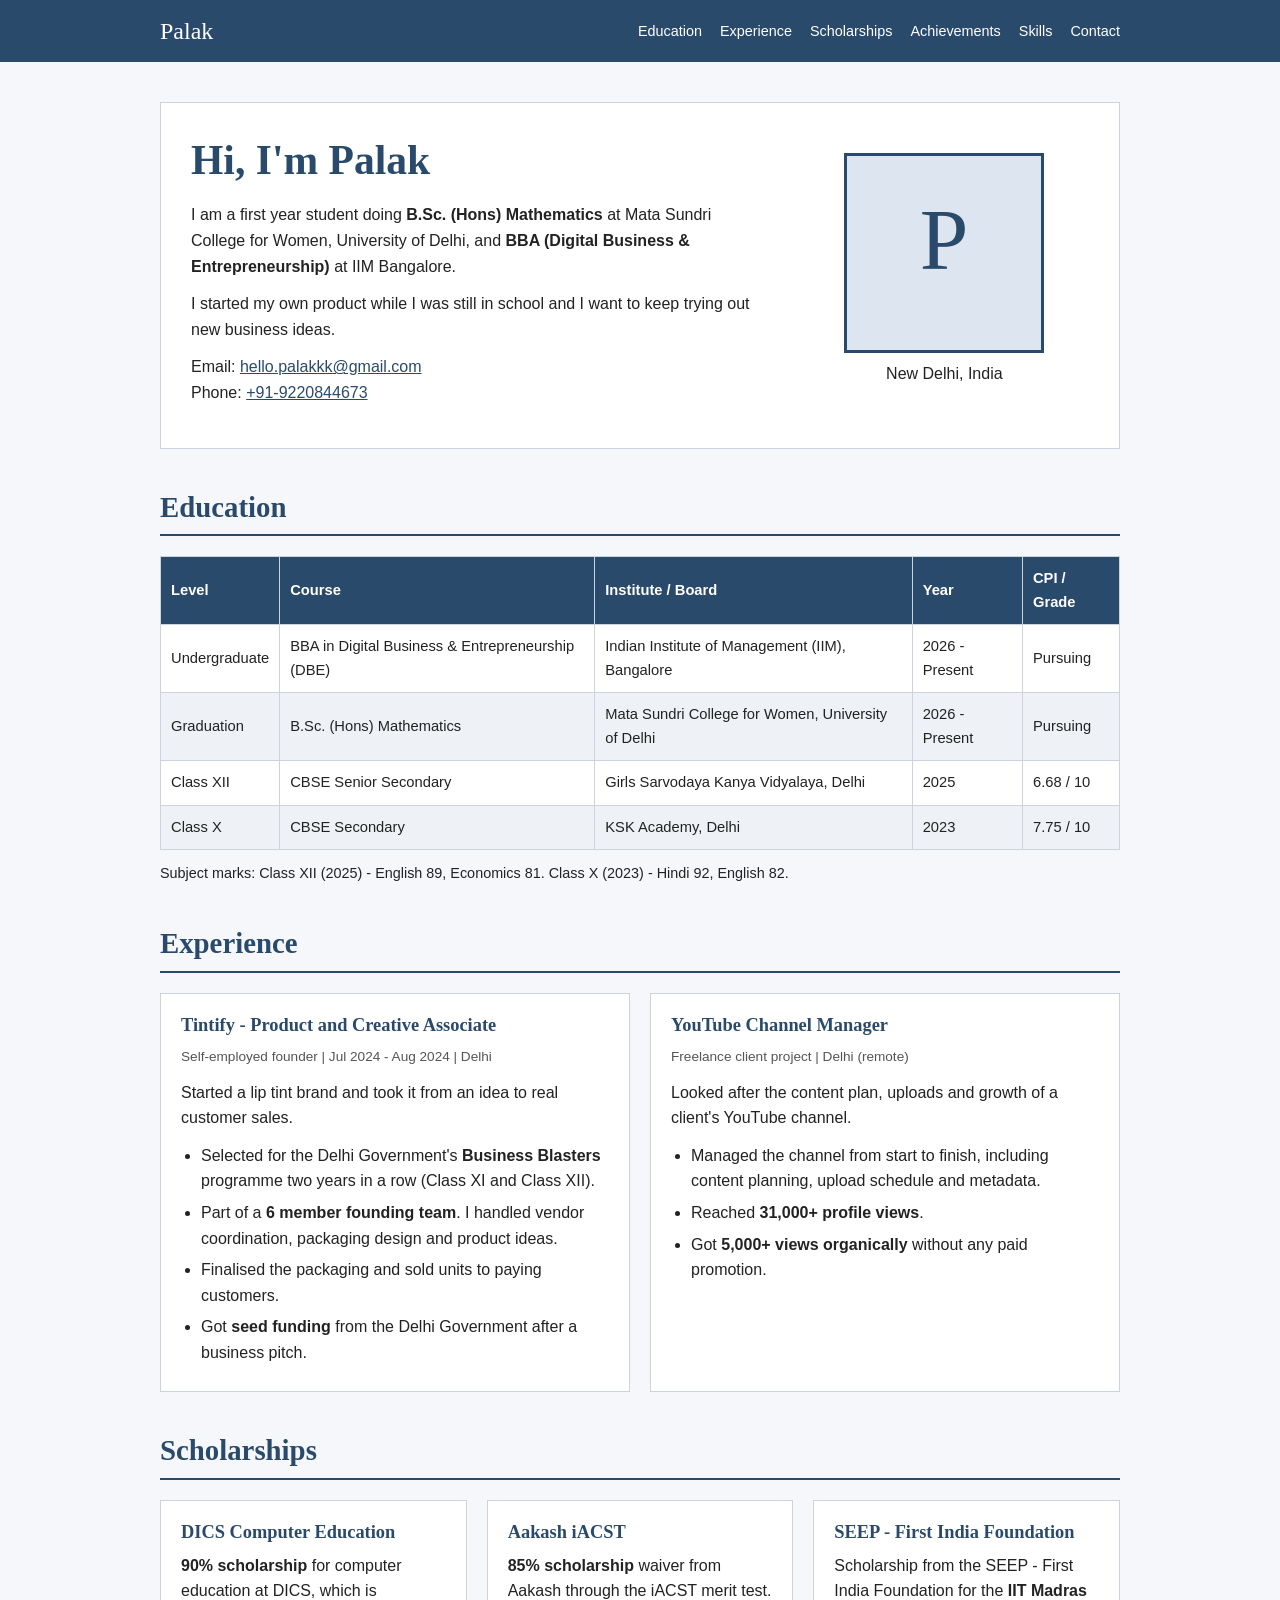
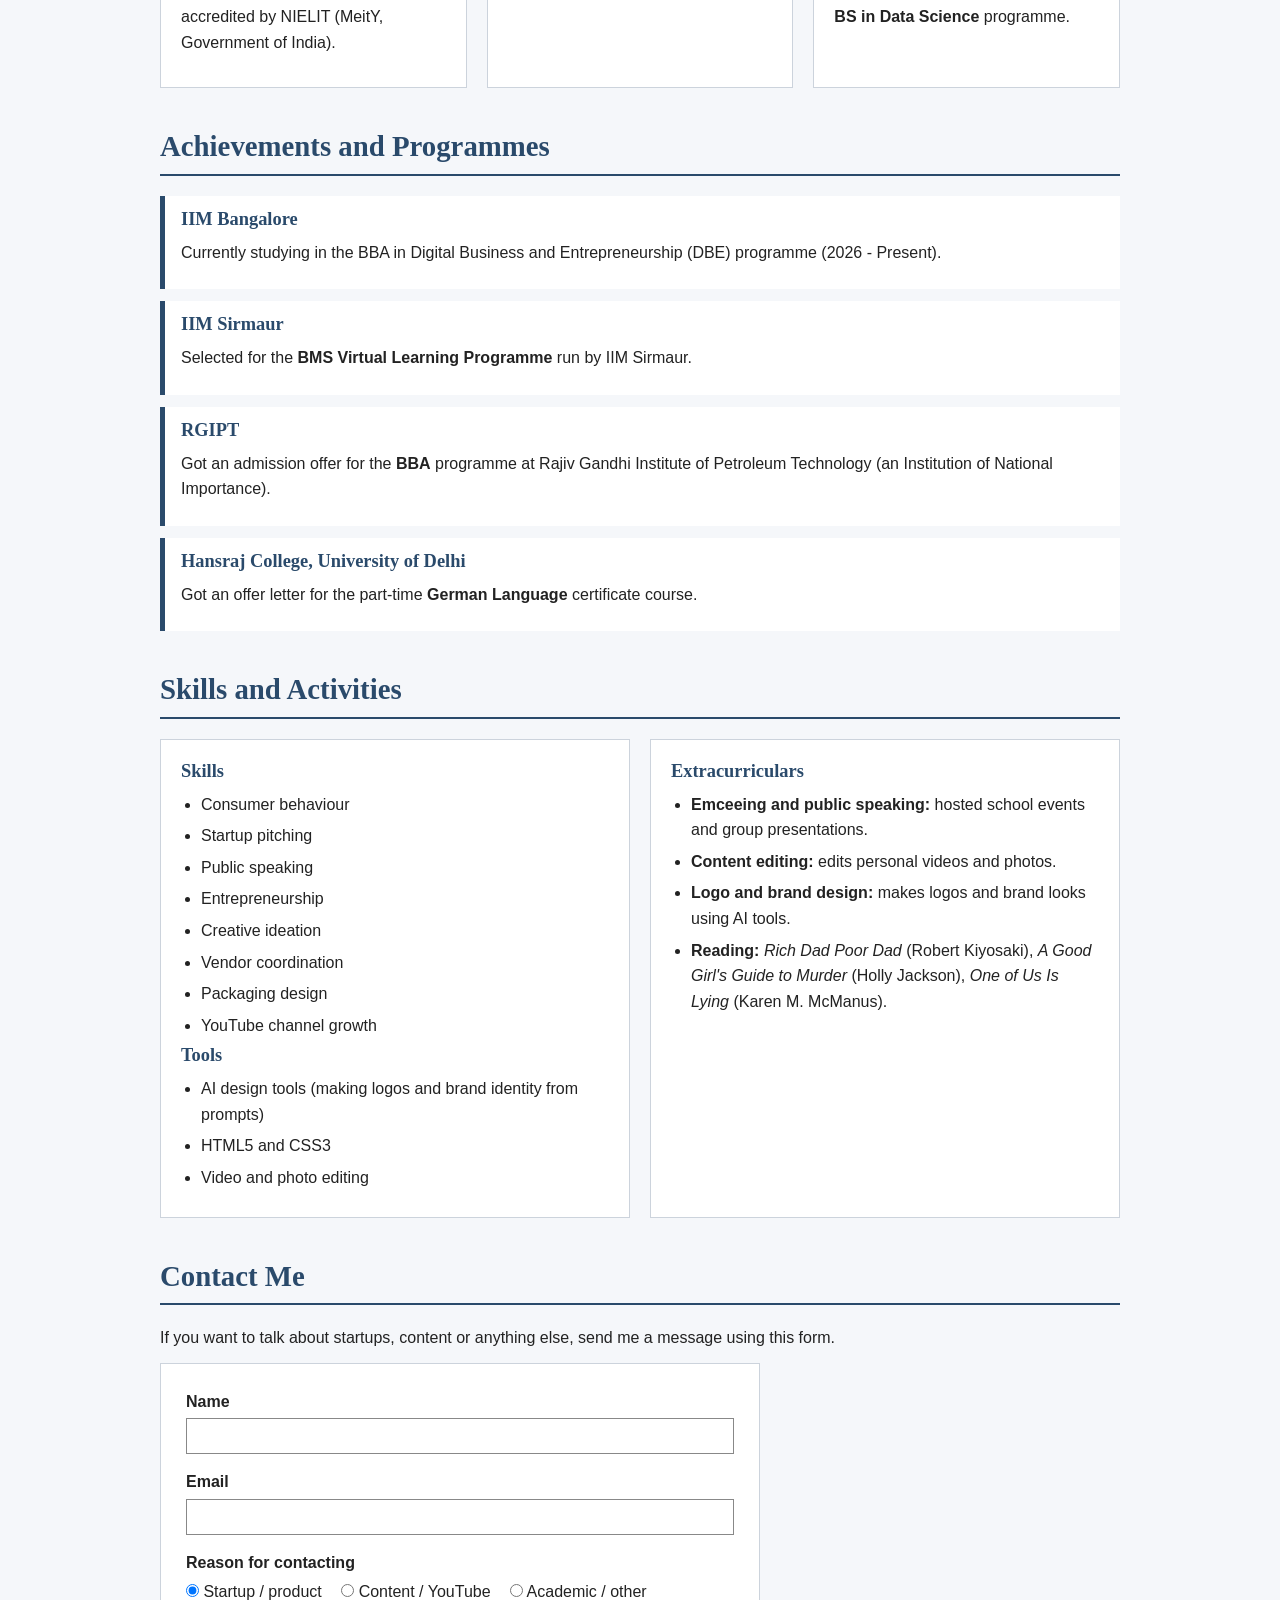
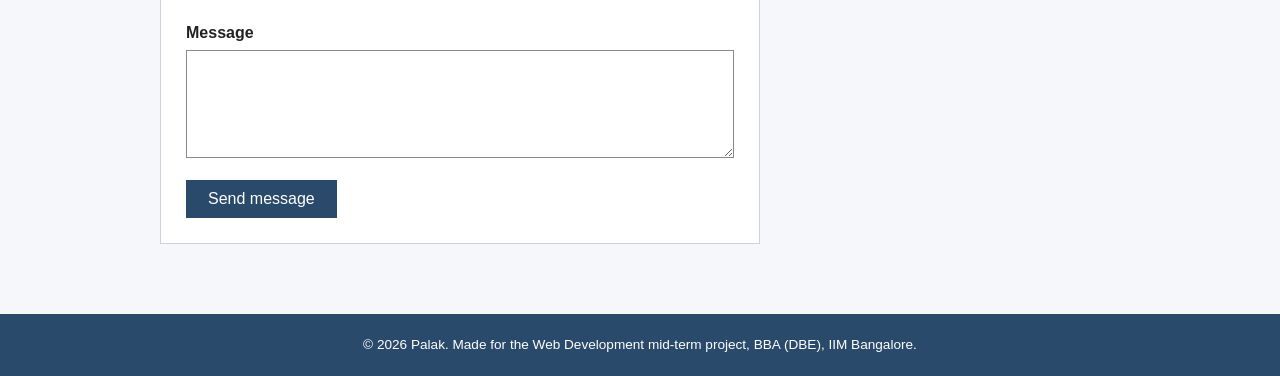
<file: index.html>
<!DOCTYPE html>
<html lang="en">
<head>
    <meta charset="UTF-8">
    <meta name="viewport" content="width=device-width, initial-scale=1.0">
    <title>Palak - Resume and Portfolio</title>
    <link rel="stylesheet" href="style.css">
</head>
<body>

    <!-- header with navigation -->
    <header>
        <nav>
            <a href="#top" class="logo">Palak</a>
            <ul>
                <li><a href="#education">Education</a></li>
                <li><a href="#experience">Experience</a></li>
                <li><a href="#scholarships">Scholarships</a></li>
                <li><a href="#achievements">Achievements</a></li>
                <li><a href="#skills">Skills</a></li>
                <li><a href="#contact">Contact</a></li>
            </ul>
        </nav>
    </header>

    <main id="top">

        <!-- intro section -->
        <section id="intro">
            <div class="intro-text">
                <h1>Hi, I'm Palak</h1>
                <p>
                    I am a first year student doing <strong>B.Sc. (Hons) Mathematics</strong> at Mata Sundri College for Women, University of Delhi, and
                    <strong>BBA (Digital Business &amp; Entrepreneurship)</strong> at IIM Bangalore.
                </p>
                <p>
                    I started my own product while I was still in school and I want to keep trying out new business ideas.
                </p>
                <p>
                    Email: <a href="mailto:hello.palakkk@gmail.com">hello.palakkk@gmail.com</a><br>
                    Phone: <a href="tel:+919220844673">+91-9220844673</a>
                </p>
            </div>
            <div class="intro-photo">
                <img src="data:image/svg+xml;utf8,<svg xmlns='http://www.w3.org/2000/svg' width='200' height='200'><rect width='200' height='200' fill='%23dde6f0'/><text x='50%' y='58%' text-anchor='middle' font-family='Georgia, serif' font-size='90' fill='%232a4a6b'>P</text></svg>"
                     alt="Profile picture of Palak" width="200" height="200">
                <p>New Delhi, India</p>
            </div>
        </section>

        <!-- education section -->
        <section id="education">
            <h2>Education</h2>
            <div class="table-wrap">
                <table>
                    <thead>
                        <tr>
                            <th>Level</th>
                            <th>Course</th>
                            <th>Institute / Board</th>
                            <th>Year</th>
                            <th>CPI / Grade</th>
                        </tr>
                    </thead>
                    <tbody>
                        <tr>
                            <td>Undergraduate</td>
                            <td>BBA in Digital Business &amp; Entrepreneurship (DBE)</td>
                            <td>Indian Institute of Management (IIM), Bangalore</td>
                            <td>2026 - Present</td>
                            <td>Pursuing</td>
                        </tr>
                        <tr>
                            <td>Graduation</td>
                            <td>B.Sc. (Hons) Mathematics</td>
                            <td>Mata Sundri College for Women, University of Delhi</td>
                            <td>2026 - Present</td>
                            <td>Pursuing</td>
                        </tr>
                        <tr>
                            <td>Class XII</td>
                            <td>CBSE Senior Secondary</td>
                            <td>Girls Sarvodaya Kanya Vidyalaya, Delhi</td>
                            <td>2025</td>
                            <td>6.68 / 10</td>
                        </tr>
                        <tr>
                            <td>Class X</td>
                            <td>CBSE Secondary</td>
                            <td>KSK Academy, Delhi</td>
                            <td>2023</td>
                            <td>7.75 / 10</td>
                        </tr>
                    </tbody>
                </table>
            </div>
            <p class="note">
                Subject marks: Class XII (2025) - English 89, Economics 81. Class X (2023) - Hindi 92, English 82.
            </p>
        </section>

        <!-- experience section -->
        <section id="experience">
            <h2>Experience</h2>
            <div class="two-col">

                <article class="box">
                    <h3>Tintify - Product and Creative Associate</h3>
                    <p class="small">Self-employed founder | Jul 2024 - Aug 2024 | Delhi</p>
                    <p>
                        Started a lip tint brand and took it from an idea to real customer sales.
                    </p>
                    <ul>
                        <li>Selected for the Delhi Government's <strong>Business Blasters</strong> programme two years in a row (Class XI and Class XII).</li>
                        <li>Part of a <strong>6 member founding team</strong>. I handled vendor coordination, packaging design and product ideas.</li>
                        <li>Finalised the packaging and sold units to paying customers.</li>
                        <li>Got <strong>seed funding</strong> from the Delhi Government after a business pitch.</li>
                    </ul>
                </article>

                <article class="box">
                    <h3>YouTube Channel Manager</h3>
                    <p class="small">Freelance client project | Delhi (remote)</p>
                    <p>
                        Looked after the content plan, uploads and growth of a client's YouTube channel.
                    </p>
                    <ul>
                        <li>Managed the channel from start to finish, including content planning, upload schedule and metadata.</li>
                        <li>Reached <strong>31,000+ profile views</strong>.</li>
                        <li>Got <strong>5,000+ views organically</strong> without any paid promotion.</li>
                    </ul>
                </article>

            </div>
        </section>

        <!-- scholarships section -->
        <section id="scholarships">
            <h2>Scholarships</h2>
            <div class="three-col">

                <article class="box">
                    <h3>DICS Computer Education</h3>
                    <p><strong>90% scholarship</strong> for computer education at DICS, which is accredited by NIELIT (MeitY, Government of India).</p>
                </article>

                <article class="box">
                    <h3>Aakash iACST</h3>
                    <p><strong>85% scholarship</strong> waiver from Aakash through the iACST merit test.</p>
                </article>

                <article class="box">
                    <h3>SEEP - First India Foundation</h3>
                    <p>Scholarship from the SEEP - First India Foundation for the <strong>IIT Madras BS in Data Science</strong> programme.</p>
                </article>

            </div>
        </section>

        <!-- achievements section -->
        <section id="achievements">
            <h2>Achievements and Programmes</h2>
            <ul class="plain-list">
                <li>
                    <h3>IIM Bangalore</h3>
                    <p>Currently studying in the BBA in Digital Business and Entrepreneurship (DBE) programme (2026 - Present).</p>
                </li>
                <li>
                    <h3>IIM Sirmaur</h3>
                    <p>Selected for the <strong>BMS Virtual Learning Programme</strong> run by IIM Sirmaur.</p>
                </li>
                <li>
                    <h3>RGIPT</h3>
                    <p>Got an admission offer for the <strong>BBA</strong> programme at Rajiv Gandhi Institute of Petroleum Technology (an Institution of National Importance).</p>
                </li>
                <li>
                    <h3>Hansraj College, University of Delhi</h3>
                    <p>Got an offer letter for the part-time <strong>German Language</strong> certificate course.</p>
                </li>
            </ul>
        </section>

        <!-- skills section -->
        <section id="skills">
            <h2>Skills and Activities</h2>
            <div class="two-col">

                <div class="box">
                    <h3>Skills</h3>
                    <ul>
                        <li>Consumer behaviour</li>
                        <li>Startup pitching</li>
                        <li>Public speaking</li>
                        <li>Entrepreneurship</li>
                        <li>Creative ideation</li>
                        <li>Vendor coordination</li>
                        <li>Packaging design</li>
                        <li>YouTube channel growth</li>
                    </ul>
                    <h3>Tools</h3>
                    <ul>
                        <li>AI design tools (making logos and brand identity from prompts)</li>
                        <li>HTML5 and CSS3</li>
                        <li>Video and photo editing</li>
                    </ul>
                </div>

                <div class="box">
                    <h3>Extracurriculars</h3>
                    <ul>
                        <li><strong>Emceeing and public speaking:</strong> hosted school events and group presentations.</li>
                        <li><strong>Content editing:</strong> edits personal videos and photos.</li>
                        <li><strong>Logo and brand design:</strong> makes logos and brand looks using AI tools.</li>
                        <li><strong>Reading:</strong> <em>Rich Dad Poor Dad</em> (Robert Kiyosaki), <em>A Good Girl's Guide to Murder</em> (Holly Jackson), <em>One of Us Is Lying</em> (Karen M. McManus).</li>
                    </ul>
                </div>

            </div>
        </section>

        <!-- contact section with form -->
        <section id="contact">
            <h2>Contact Me</h2>
            <p>
                If you want to talk about startups, content or anything else, send me a message using this form.
            </p>

            <form action="mailto:hello.palakkk@gmail.com" method="post" enctype="text/plain">
                <label for="name">Name</label>
                <input type="text" id="name" name="name" minlength="2" required>

                <label for="email">Email</label>
                <input type="email" id="email" name="email" required>

                <p class="label-text">Reason for contacting</p>
                <label class="inline"><input type="radio" name="reason" value="startup" checked> Startup / product</label>
                <label class="inline"><input type="radio" name="reason" value="content"> Content / YouTube</label>
                <label class="inline"><input type="radio" name="reason" value="academic"> Academic / other</label>

                <label for="message">Message</label>
                <textarea id="message" name="message" rows="5" required></textarea>

                <button type="submit">Send message</button>
            </form>
        </section>

    </main>

    <footer>
        <p>&copy; 2026 Palak. Made for the Web Development mid-term project, BBA (DBE), IIM Bangalore.</p>
    </footer>

</body>
</html>
</file>
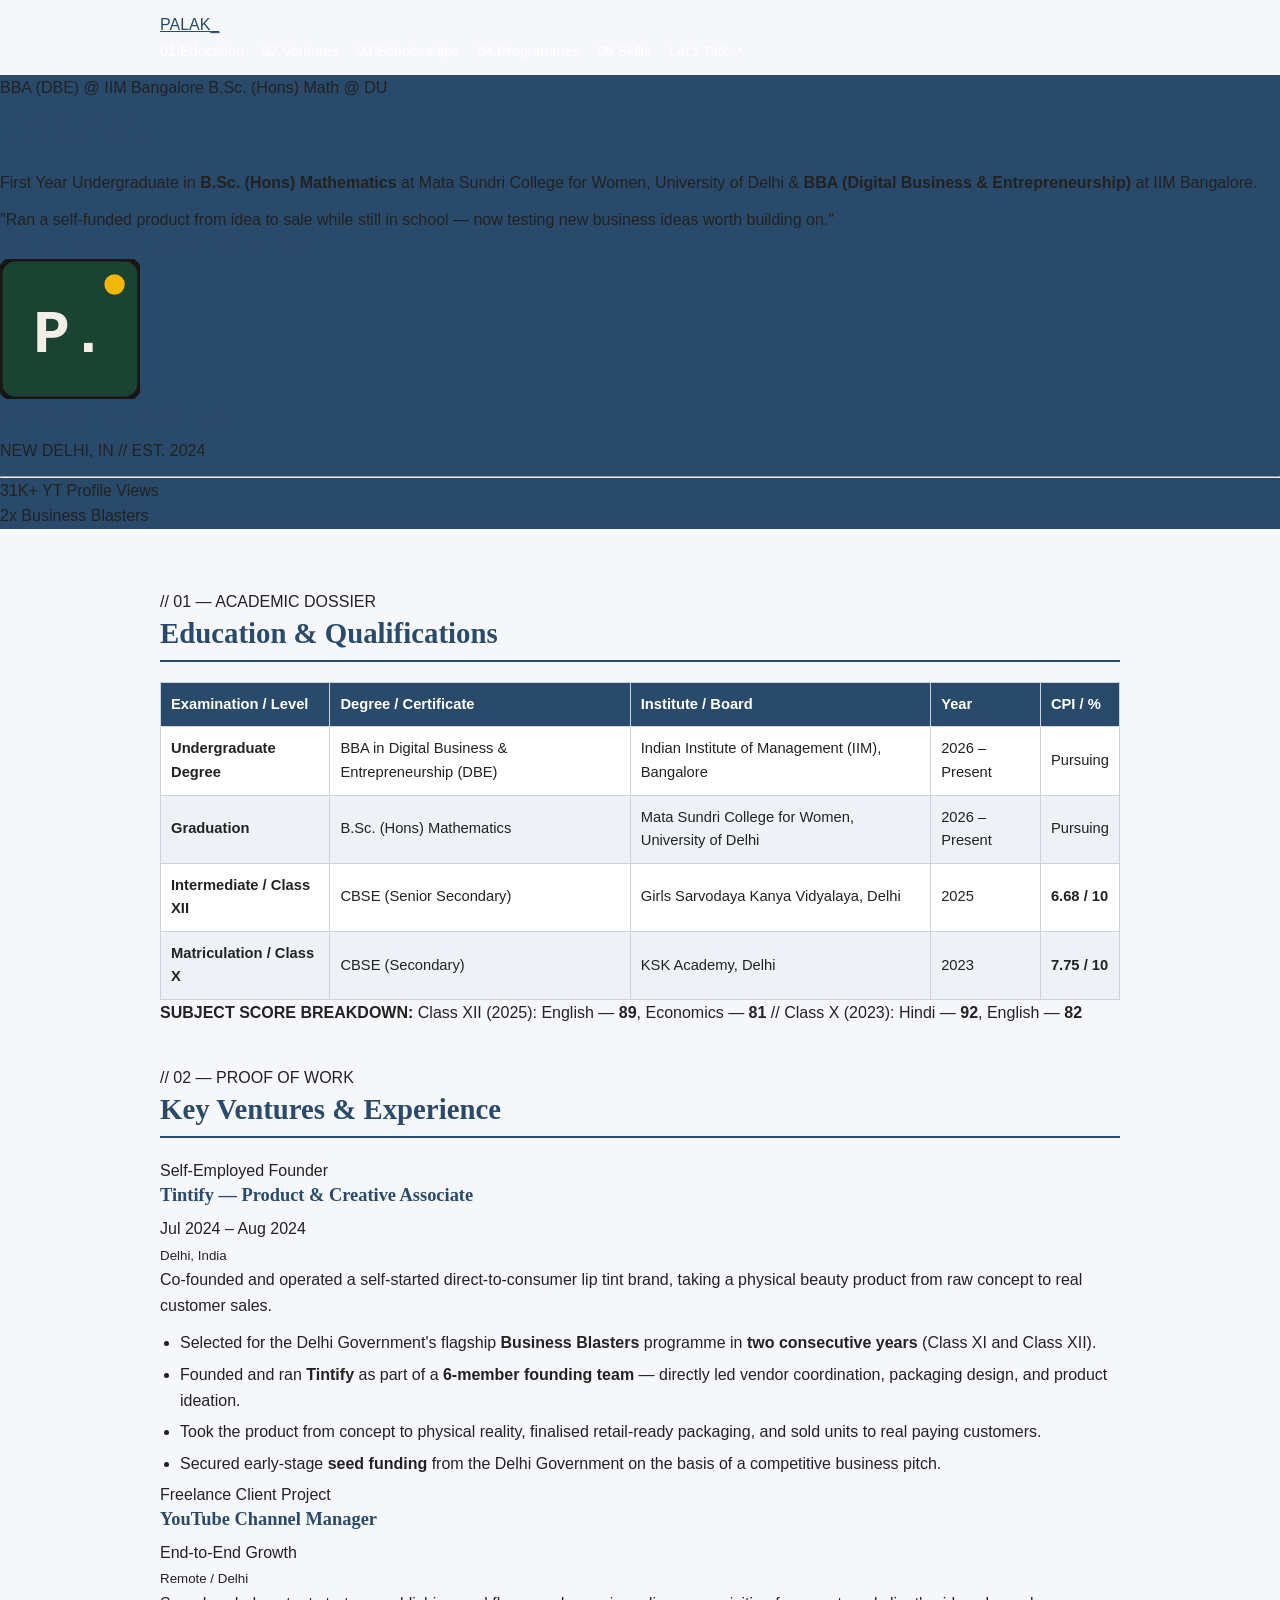
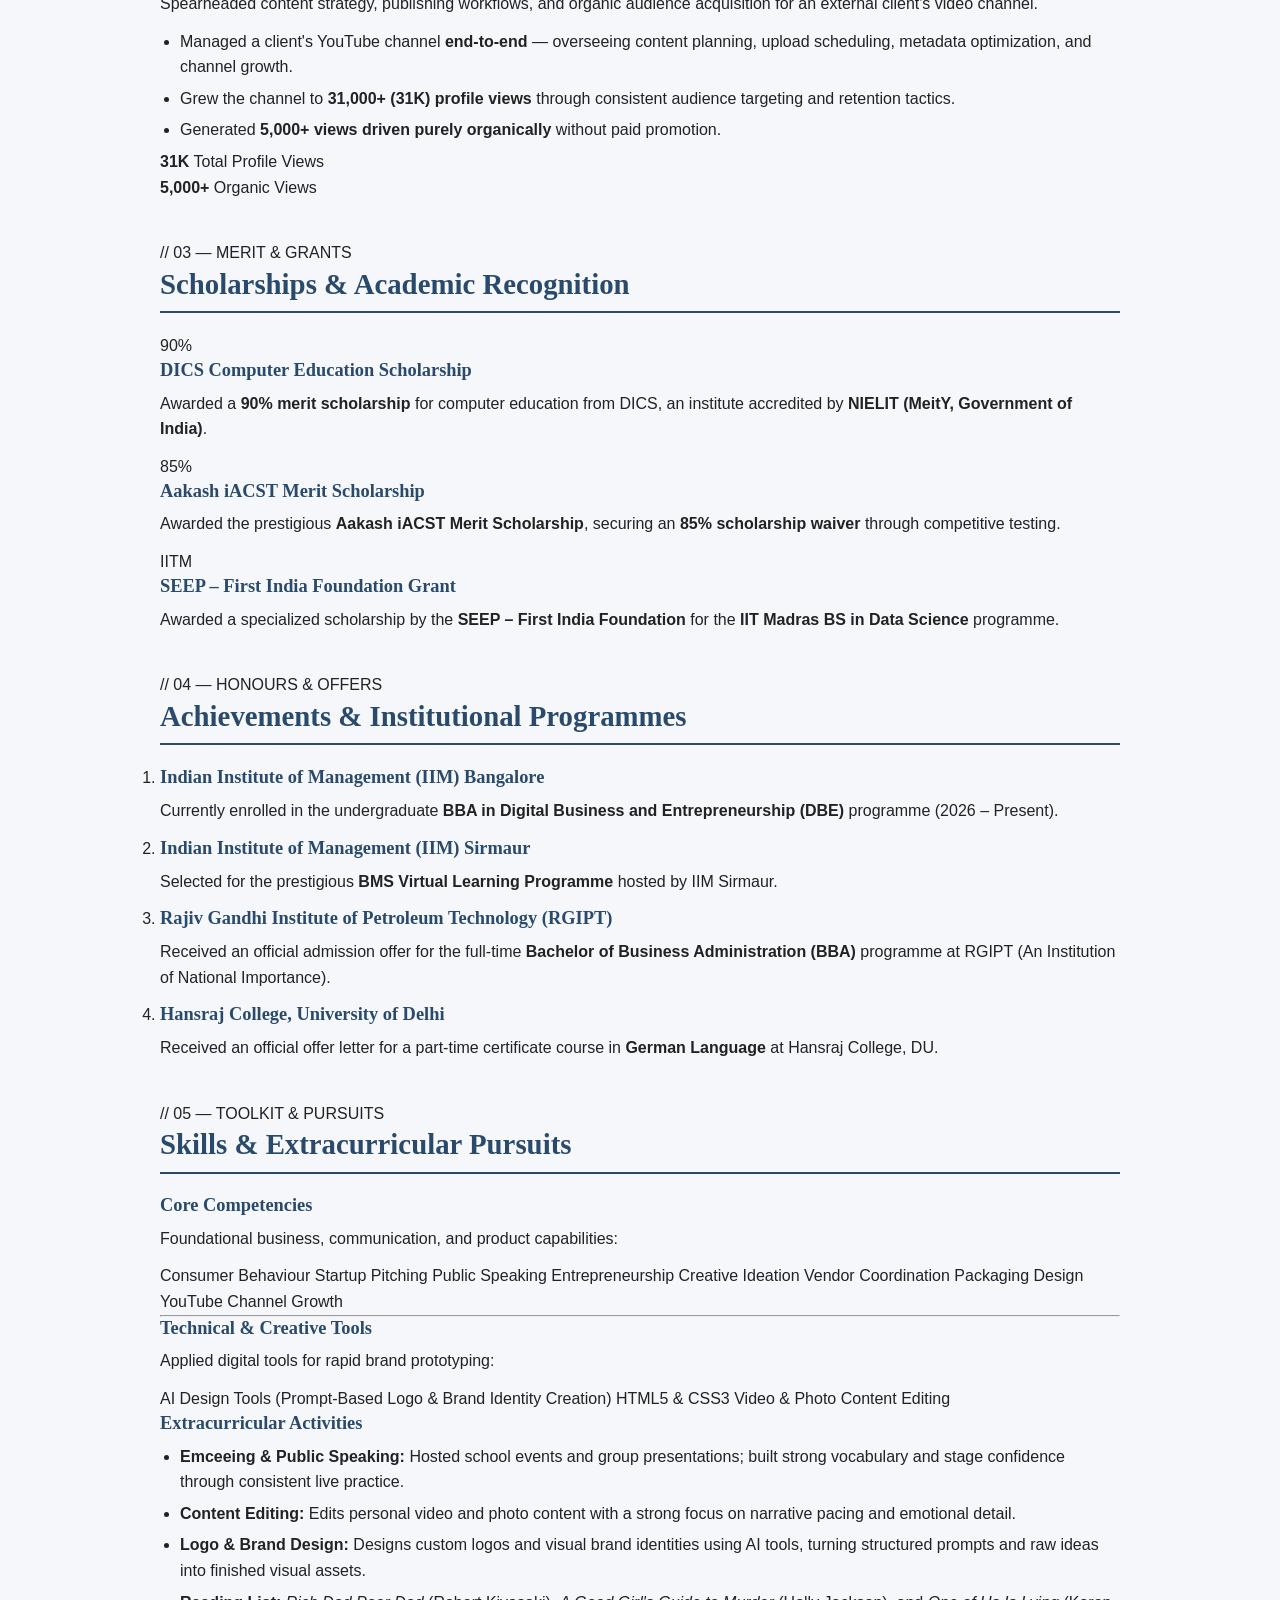
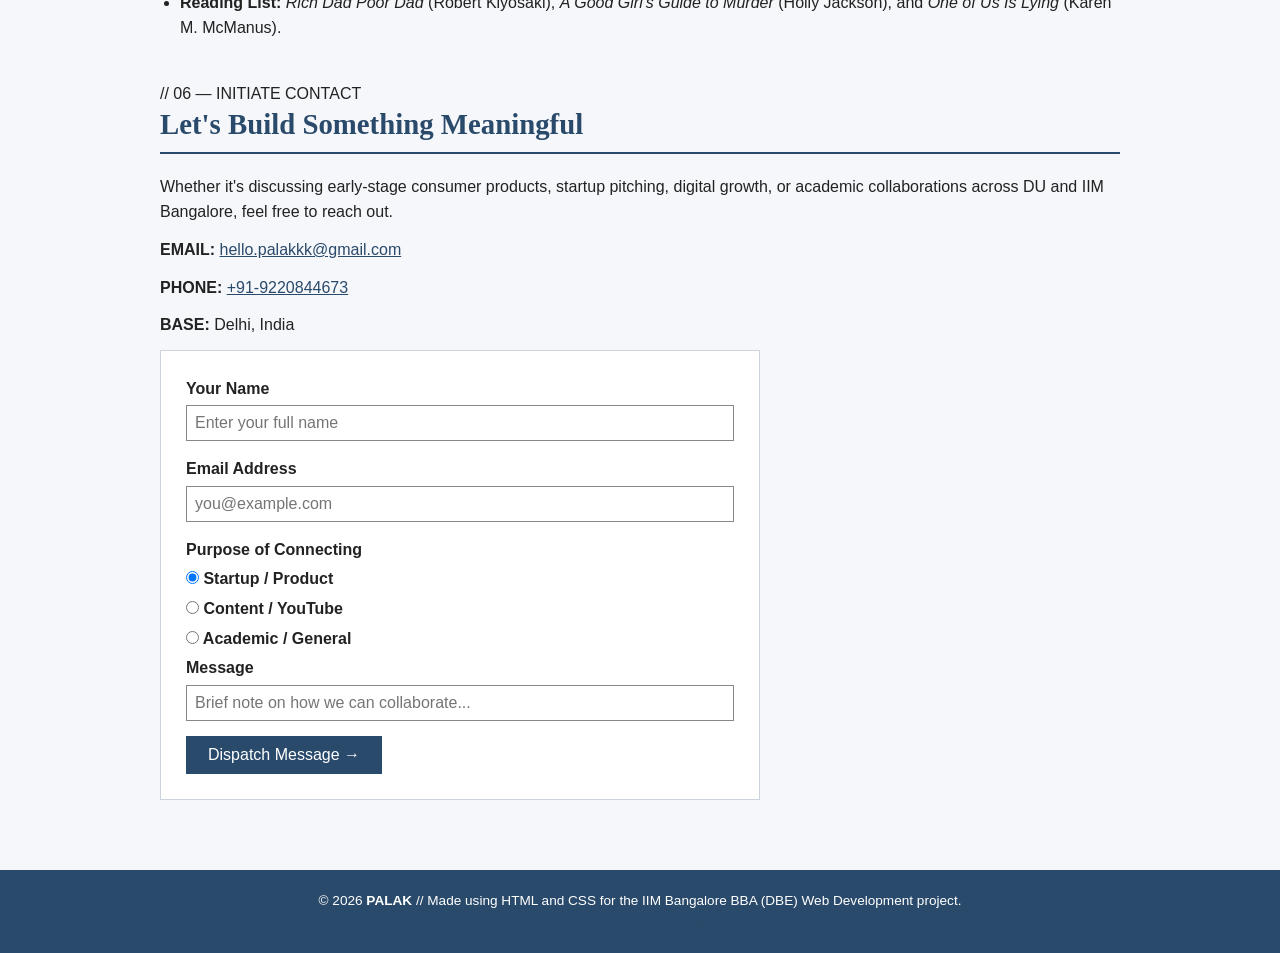
<file: index (9).html>
<!DOCTYPE html>
<html lang="en">
<head>
    <meta charset="UTF-8">
    <meta name="viewport" content="width=device-width, initial-scale=1.0">
    <title>Palak | Portfolio & Resume — BBA (DBE) IIM Bangalore & DU</title>
    <!-- Fonts used for headings, normal text and small labels -->
    <link rel="preconnect" href="https://fonts.googleapis.com">
    <link rel="preconnect" href="https://fonts.gstatic.com" crossorigin>
    <link href="https://fonts.googleapis.com/css2?family=Bricolage+Grotesque:opsz,wght@12..96,400;12..96,500;12..96,600;12..96,700&family=Space+Mono:ital,wght@0,400;0,700;1,400&family=Syne:wght@700;800&display=swap" rel="stylesheet">
    <!-- Link to the CSS file -->
    <link rel="stylesheet" href="./style.css">
</head>
<body>

    <!-- Navigation links to the different sections -->
    <nav id="main-navbar" class="navbar">
        <div class="container nav-container">
            <a href="#hero-header" class="brand-logo">PALAK<span class="accent-dot">_</span></a>
            <ul class="nav-links">
                <li><a href="#education" class="nav-item">01.Education</a></li>
                <li><a href="#ventures" class="nav-item">02.Ventures</a></li>
                <li><a href="#scholarships" class="nav-item">03.Scholarships</a></li>
                <li><a href="#programmes" class="nav-item">04.Programmes</a></li>
                <li><a href="#skills" class="nav-item">05.Skills</a></li>
                <li><a href="#contact" class="nav-cta">Let's Talk &nearr;</a></li>
            </ul>
        </div>
    </nav>

    <!-- Intro section -->
    <header id="hero-header" class="hero-section">
        <div class="container hero-grid">
            <div class="hero-text">
                <div class="badge-group">
                    <span class="status-badge primary-badge">BBA (DBE) @ IIM Bangalore</span>
                    <span class="status-badge secondary-badge">B.Sc. (Hons) Math @ DU</span>
                </div>
                <h1>PALAK.</h1>
                <p class="hero-subtitle">
                    First Year Undergraduate in <strong>B.Sc. (Hons) Mathematics</strong> at Mata Sundri College for Women, University of Delhi &amp; <strong>BBA (Digital Business &amp; Entrepreneurship)</strong> at IIM Bangalore.
                </p>
                <blockquote class="hero-tagline">
                    "Ran a self-funded product from idea to sale while still in school — now testing new business ideas worth building on."
                </blockquote>
                <div class="hero-actions">
                    <a href="mailto:hello.palakkk@gmail.com" class="btn btn-primary">hello.palakkk@gmail.com</a>
                    <a href="tel:+919220844673" class="btn btn-outline">+91-9220844673</a>
                </div>
            </div>

            <!-- Small profile card -->
            <div class="hero-visual">
                <div class="profile-card">
                    <img 
                        src="data:image/svg+xml;utf8,<svg xmlns='http://www.w3.org/2000/svg' width='220' height='220' viewBox='0 0 220 220'><rect width='220' height='220' rx='24' fill='%231B4332' stroke='%23181615' stroke-width='8'/><circle cx='180' cy='40' r='16' fill='%23F2B705'/><text x='50%' y='55%' dominant-baseline='middle' text-anchor='middle' fill='%23F4EFE6' font-family='Courier New, monospace' font-size='96' font-weight='bold'>P.</text></svg>" 
                        alt="Palak - Student Entrepreneur and Undergraduate at DU and IIM Bangalore" 
                        class="profile-img"
                        width="140"
                        height="140"
                    >
                    <div class="profile-meta">
                        <h3>Student Founder &amp; Strategist</h3>
                        <p>NEW DELHI, IN // EST. 2024</p>
                        <hr class="card-divider">
                        <div class="quick-stats">
                            <div class="stat-box">
                                <span class="stat-num">31K+</span>
                                <span class="stat-label">YT Profile Views</span>
                            </div>
                            <div class="stat-box">
                                <span class="stat-num">2x</span>
                                <span class="stat-label">Business Blasters</span>
                            </div>
                        </div>
                    </div>
                </div>
            </div>
        </div>
    </header>

    <!-- Main Content Container -->
    <main class="container main-content">

        <!-- Education details -->
        <section id="education" class="section-block">
            <div class="section-header">
                <span class="section-tag">// 01 — ACADEMIC DOSSIER</span>
                <h2>Education &amp; Qualifications</h2>
            </div>

            <div class="table-responsive">
                <table class="data-table">
                    <thead>
                        <tr>
                            <th>Examination / Level</th>
                            <th>Degree / Certificate</th>
                            <th>Institute / Board</th>
                            <th>Year</th>
                            <th>CPI / %</th>
                        </tr>
                    </thead>
                    <tbody>
                        <tr class="highlight-row">
                            <td><strong>Undergraduate Degree</strong></td>
                            <td>BBA in Digital Business &amp; Entrepreneurship (DBE)</td>
                            <td>Indian Institute of Management (IIM), Bangalore</td>
                            <td>2026 – Present</td>
                            <td><span class="table-pill">Pursuing</span></td>
                        </tr>
                        <tr>
                            <td><strong>Graduation</strong></td>
                            <td>B.Sc. (Hons) Mathematics</td>
                            <td>Mata Sundri College for Women, University of Delhi</td>
                            <td>2026 – Present</td>
                            <td><span class="table-pill">Pursuing</span></td>
                        </tr>
                        <tr>
                            <td><strong>Intermediate / Class XII</strong></td>
                            <td>CBSE (Senior Secondary)</td>
                            <td>Girls Sarvodaya Kanya Vidyalaya, Delhi</td>
                            <td>2025</td>
                            <td><strong>6.68 / 10</strong></td>
                        </tr>
                        <tr>
                            <td><strong>Matriculation / Class X</strong></td>
                            <td>CBSE (Secondary)</td>
                            <td>KSK Academy, Delhi</td>
                            <td>2023</td>
                            <td><strong>7.75 / 10</strong></td>
                        </tr>
                    </tbody>
                </table>
            </div>

            <div class="subject-callout">
                <p>
                    <strong>SUBJECT SCORE BREAKDOWN:</strong> 
                    <span class="subject-item">Class XII (2025): English — <strong>89</strong>, Economics — <strong>81</strong></span>
                    <span class="divider-pipe">//</span>
                    <span class="subject-item">Class X (2023): Hindi — <strong>92</strong>, English — <strong>82</strong></span>
                </p>
            </div>
        </section>

        <!-- Projects and work experience -->
        <section id="ventures" class="section-block">
            <div class="section-header">
                <span class="section-tag">// 02 — PROOF OF WORK</span>
                <h2>Key Ventures &amp; Experience</h2>
            </div>

            <div class="grid-2-col">
                <!-- Tintify project -->
                <article class="card venture-card featured-border">
                    <div class="card-top">
                        <div>
                            <span class="venture-badge">Self-Employed Founder</span>
                            <h3>Tintify — Product &amp; Creative Associate</h3>
                        </div>
                        <span class="date-location">Jul 2024 – Aug 2024<br><small>Delhi, India</small></span>
                    </div>
                    <p class="venture-summary">
                        Co-founded and operated a self-started direct-to-consumer lip tint brand, taking a physical beauty product from raw concept to real customer sales.
                    </p>
                    <ul class="styled-list">
                        <li>Selected for the Delhi Government's flagship <strong>Business Blasters</strong> programme in <strong>two consecutive years</strong> (Class XI and Class XII).</li>
                        <li>Founded and ran <strong>Tintify</strong> as part of a <strong>6-member founding team</strong> — directly led vendor coordination, packaging design, and product ideation.</li>
                        <li>Took the product from concept to physical reality, finalised retail-ready packaging, and sold units to real paying customers.</li>
                        <li>Secured early-stage <strong>seed funding</strong> from the Delhi Government on the basis of a competitive business pitch.</li>
                    </ul>
                </article>

                <!-- YouTube channel work -->
                <article class="card venture-card">
                    <div class="card-top">
                        <div>
                            <span class="venture-badge alt-badge">Freelance Client Project</span>
                            <h3>YouTube Channel Manager</h3>
                        </div>
                        <span class="date-location">End-to-End Growth<br><small>Remote / Delhi</small></span>
                    </div>
                    <p class="venture-summary">
                        Spearheaded content strategy, publishing workflows, and organic audience acquisition for an external client's video channel.
                    </p>
                    <ul class="styled-list">
                        <li>Managed a client's YouTube channel <strong>end-to-end</strong> — overseeing content planning, upload scheduling, metadata optimization, and channel growth.</li>
                        <li>Grew the channel to <strong>31,000+ (31K) profile views</strong> through consistent audience targeting and retention tactics.</li>
                        <li>Generated <strong>5,000+ views driven purely organically</strong> without paid promotion.</li>
                    </ul>
                    <div class="metric-strip">
                        <div class="metric-pill"><strong>31K</strong> Total Profile Views</div>
                        <div class="metric-pill"><strong>5,000+</strong> Organic Views</div>
                    </div>
                </article>
            </div>
        </section>

        <!-- Scholarships -->
        <section id="scholarships" class="section-block">
            <div class="section-header">
                <span class="section-tag">// 03 — MERIT &amp; GRANTS</span>
                <h2>Scholarships &amp; Academic Recognition</h2>
            </div>

            <div class="grid-3-col">
                <article class="card award-card">
                    <div class="award-stat">90%</div>
                    <h3>DICS Computer Education Scholarship</h3>
                    <p>Awarded a <strong>90% merit scholarship</strong> for computer education from DICS, an institute accredited by <strong>NIELIT (MeitY, Government of India)</strong>.</p>
                </article>

                <article class="card award-card">
                    <div class="award-stat">85%</div>
                    <h3>Aakash iACST Merit Scholarship</h3>
                    <p>Awarded the prestigious <strong>Aakash iACST Merit Scholarship</strong>, securing an <strong>85% scholarship waiver</strong> through competitive testing.</p>
                </article>

                <article class="card award-card">
                    <div class="award-stat">IITM</div>
                    <h3>SEEP – First India Foundation Grant</h3>
                    <p>Awarded a specialized scholarship by the <strong>SEEP – First India Foundation</strong> for the <strong>IIT Madras BS in Data Science</strong> programme.</p>
                </article>
            </div>
        </section>

        <!-- Other programmes and achievements -->
        <section id="programmes" class="section-block">
            <div class="section-header">
                <span class="section-tag">// 04 — HONOURS &amp; OFFERS</span>
                <h2>Achievements &amp; Institutional Programmes</h2>
            </div>

            <ol class="programme-timeline">
                <li class="timeline-item">
                    <div class="timeline-content">
                        <h3>Indian Institute of Management (IIM) Bangalore</h3>
                        <p>Currently enrolled in the undergraduate <strong>BBA in Digital Business and Entrepreneurship (DBE)</strong> programme (2026 – Present).</p>
                    </div>
                </li>
                <li class="timeline-item">
                    <div class="timeline-content">
                        <h3>Indian Institute of Management (IIM) Sirmaur</h3>
                        <p>Selected for the prestigious <strong>BMS Virtual Learning Programme</strong> hosted by IIM Sirmaur.</p>
                    </div>
                </li>
                <li class="timeline-item">
                    <div class="timeline-content">
                        <h3>Rajiv Gandhi Institute of Petroleum Technology (RGIPT)</h3>
                        <p>Received an official admission offer for the full-time <strong>Bachelor of Business Administration (BBA)</strong> programme at RGIPT (An Institution of National Importance).</p>
                    </div>
                </li>
                <li class="timeline-item">
                    <div class="timeline-content">
                        <h3>Hansraj College, University of Delhi</h3>
                        <p>Received an official offer letter for a part-time certificate course in <strong>German Language</strong> at Hansraj College, DU.</p>
                    </div>
                </li>
            </ol>
        </section>

        <!-- Skills and activities -->
        <section id="skills" class="section-block">
            <div class="section-header">
                <span class="section-tag">// 05 — TOOLKIT &amp; PURSUITS</span>
                <h2>Skills &amp; Extracurricular Pursuits</h2>
            </div>

            <div class="grid-2-col">
                <!-- Skills -->
                <div class="card skills-box">
                    <h3>Core Competencies</h3>
                    <p class="box-subtext">Foundational business, communication, and product capabilities:</p>
                    <div class="tag-cloud">
                        <span class="skill-tag">Consumer Behaviour</span>
                        <span class="skill-tag">Startup Pitching</span>
                        <span class="skill-tag">Public Speaking</span>
                        <span class="skill-tag">Entrepreneurship</span>
                        <span class="skill-tag">Creative Ideation</span>
                        <span class="skill-tag">Vendor Coordination</span>
                        <span class="skill-tag">Packaging Design</span>
                        <span class="skill-tag">YouTube Channel Growth</span>
                    </div>

                    <hr class="card-divider">

                    <h3>Technical &amp; Creative Tools</h3>
                    <p class="box-subtext">Applied digital tools for rapid brand prototyping:</p>
                    <div class="tag-cloud">
                        <span class="skill-tag tool-tag">AI Design Tools (Prompt-Based Logo &amp; Brand Identity Creation)</span>
                        <span class="skill-tag tool-tag">HTML5 &amp; CSS3</span>
                        <span class="skill-tag tool-tag">Video &amp; Photo Content Editing</span>
                    </div>
                </div>

                <!-- Activities outside class -->
                <div class="card extras-box">
                    <h3>Extracurricular Activities</h3>
                    <ul class="styled-list extra-list">
                        <li>
                            <strong>Emceeing &amp; Public Speaking:</strong> Hosted school events and group presentations; built strong vocabulary and stage confidence through consistent live practice.
                        </li>
                        <li>
                            <strong>Content Editing:</strong> Edits personal video and photo content with a strong focus on narrative pacing and emotional detail.
                        </li>
                        <li>
                            <strong>Logo &amp; Brand Design:</strong> Designs custom logos and visual brand identities using AI tools, turning structured prompts and raw ideas into finished visual assets.
                        </li>
                        <li>
                            <strong>Reading List:</strong> 
                            <em>Rich Dad Poor Dad</em> (Robert Kiyosaki), 
                            <em>A Good Girl's Guide to Murder</em> (Holly Jackson), and 
                            <em>One of Us Is Lying</em> (Karen M. McManus).
                        </li>
                    </ul>
                </div>
            </div>
        </section>

        <!-- Contact section -->
        <section id="contact" class="section-block">
            <div class="card contact-card">
                <div class="grid-2-col">
                    <div class="contact-info">
                        <span class="section-tag">// 06 — INITIATE CONTACT</span>
                        <h2>Let's Build Something Meaningful</h2>
                        <p>
                            Whether it's discussing early-stage consumer products, startup pitching, digital growth, or academic collaborations across DU and IIM Bangalore, feel free to reach out.
                        </p>
                        <div class="contact-links-list">
                            <p><strong>EMAIL:</strong> <a href="mailto:hello.palakkk@gmail.com">hello.palakkk@gmail.com</a></p>
                            <p><strong>PHONE:</strong> <a href="tel:+919220844673">+91-9220844673</a></p>
                            <p><strong>BASE:</strong> Delhi, India</p>
                        </div>
                    </div>

                    <!-- Contact form with basic HTML validation -->
                    <form action="mailto:hello.palakkk@gmail.com" method="post" enctype="text/plain" class="contact-form">
                        <div class="form-group">
                            <label for="sender-name">Your Name</label>
                            <input type="text" id="sender-name" name="sender_name" placeholder="Enter your full name" minlength="2" required>
                        </div>
                        <div class="form-group">
                            <label for="sender-email">Email Address</label>
                            <input type="email" id="sender-email" name="sender_email" placeholder="you@example.com" required>
                        </div>
                        <div class="form-group">
                            <label for="inquiry-type">Purpose of Connecting</label>
                            <div class="radio-group">
                                <label class="radio-label">
                                    <input type="radio" name="inquiry_type" value="startup_collab" checked> Startup / Product
                                </label>
                                <label class="radio-label">
                                    <input type="radio" name="inquiry_type" value="freelance_growth"> Content / YouTube
                                </label>
                                <label class="radio-label">
                                    <input type="radio" name="inquiry_type" value="academic"> Academic / General
                                </label>
                            </div>
                        </div>
                        <div class="form-group">
                            <label for="message">Message</label>
                            <input type="text" id="message" name="message" placeholder="Brief note on how we can collaborate..." required>
                        </div>
                        <button type="submit" class="btn btn-primary full-width">Dispatch Message &rarr;</button>
                    </form>
                </div>
            </div>
        </section>

    </main>

    <!-- Footer -->
    <footer class="site-footer">
        <div class="container footer-flex">
            <p>&copy; 2026 <strong>PALAK</strong> // Made using HTML and CSS for the IIM Bangalore BBA (DBE) Web Development project.</p>
            <p class="footer-links">
                <a href="#hero-header">[ RETURN TO TOP &uarr; ]</a>
            </p>
        </div>
    </footer>

</body>
</html>
</file>
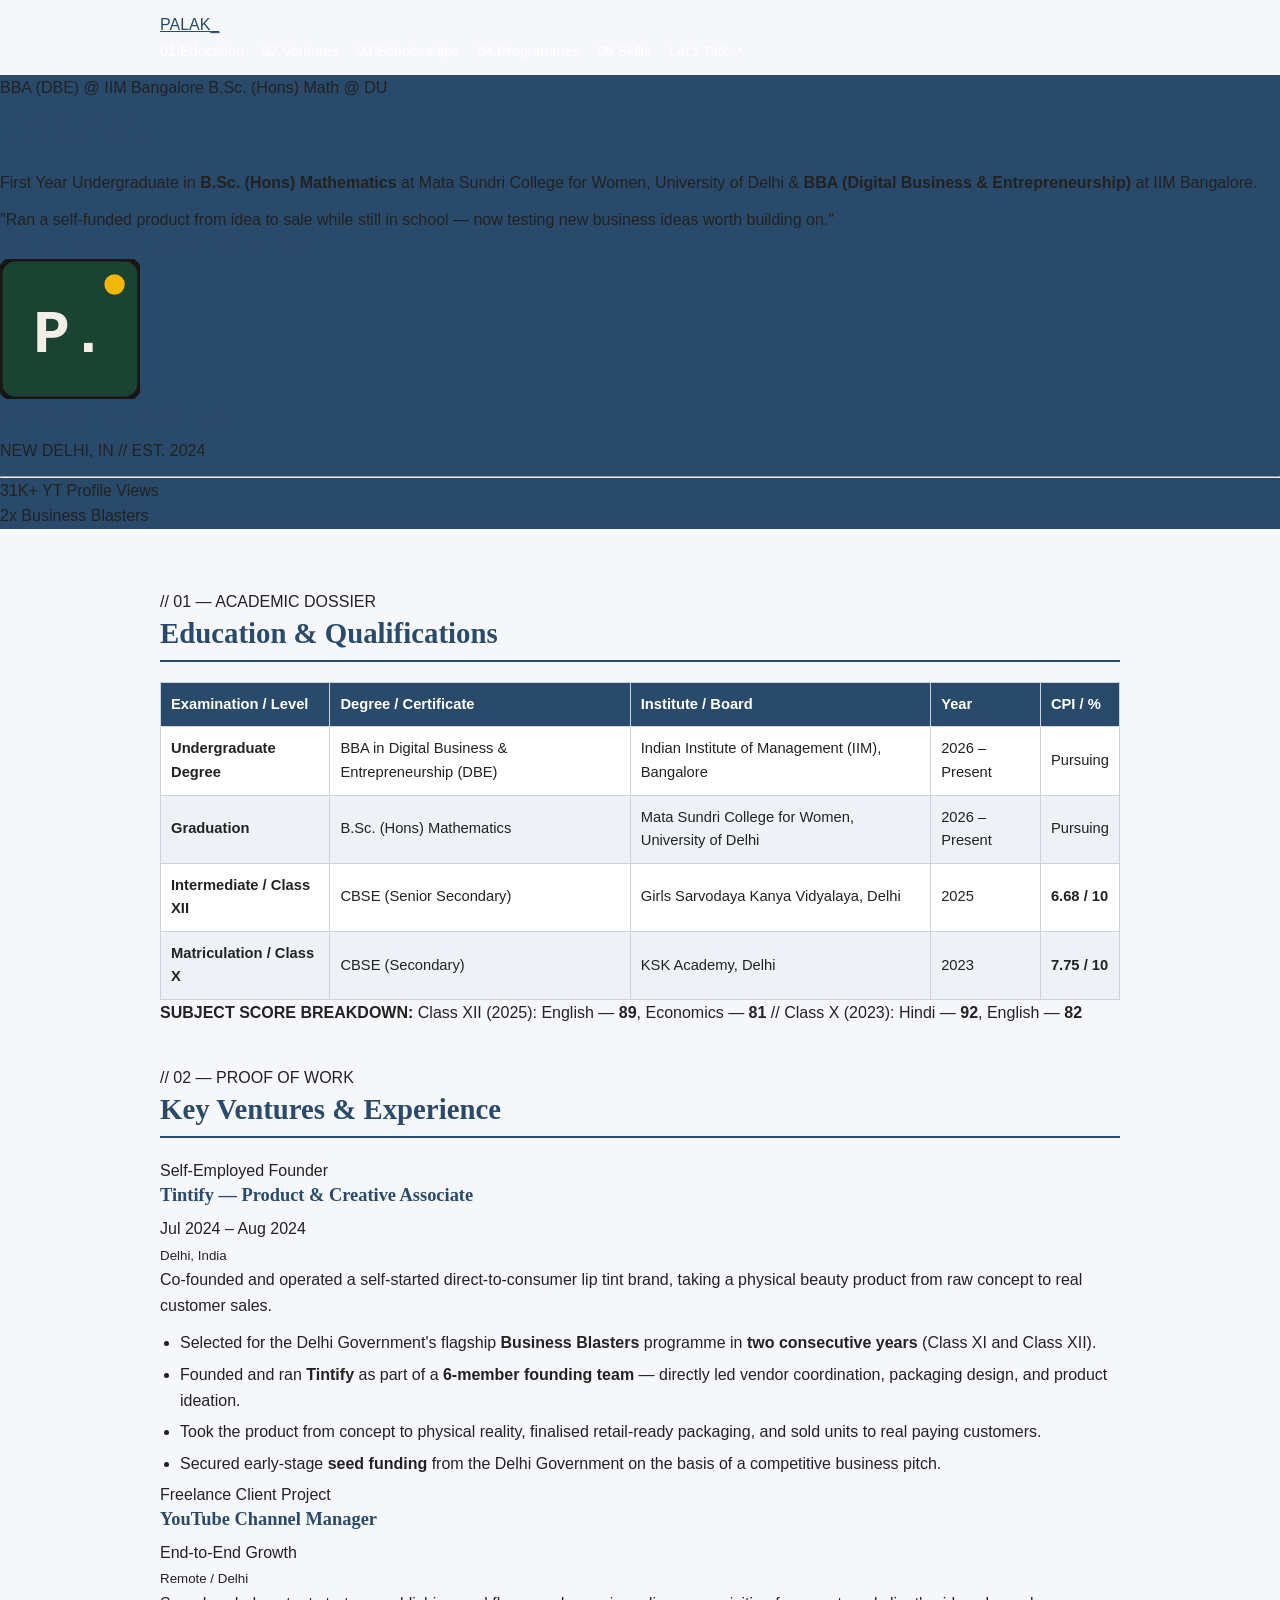
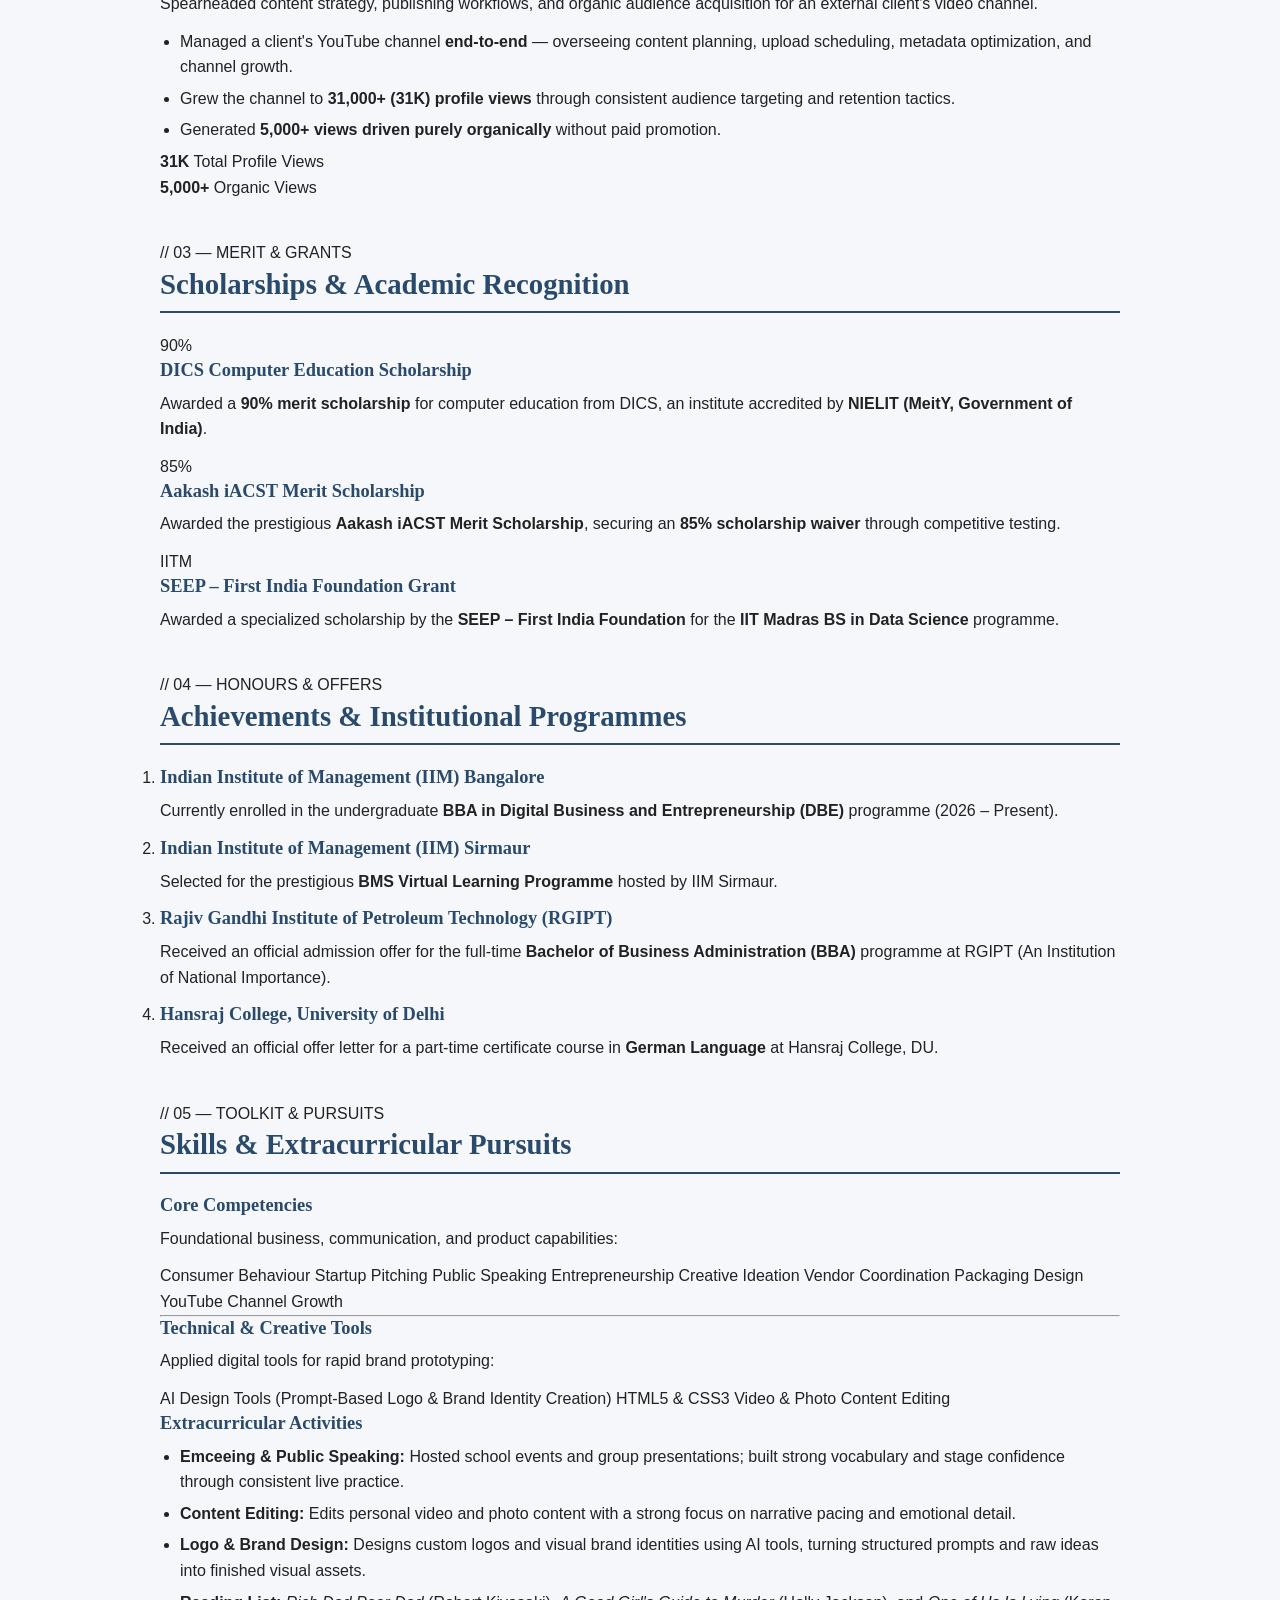
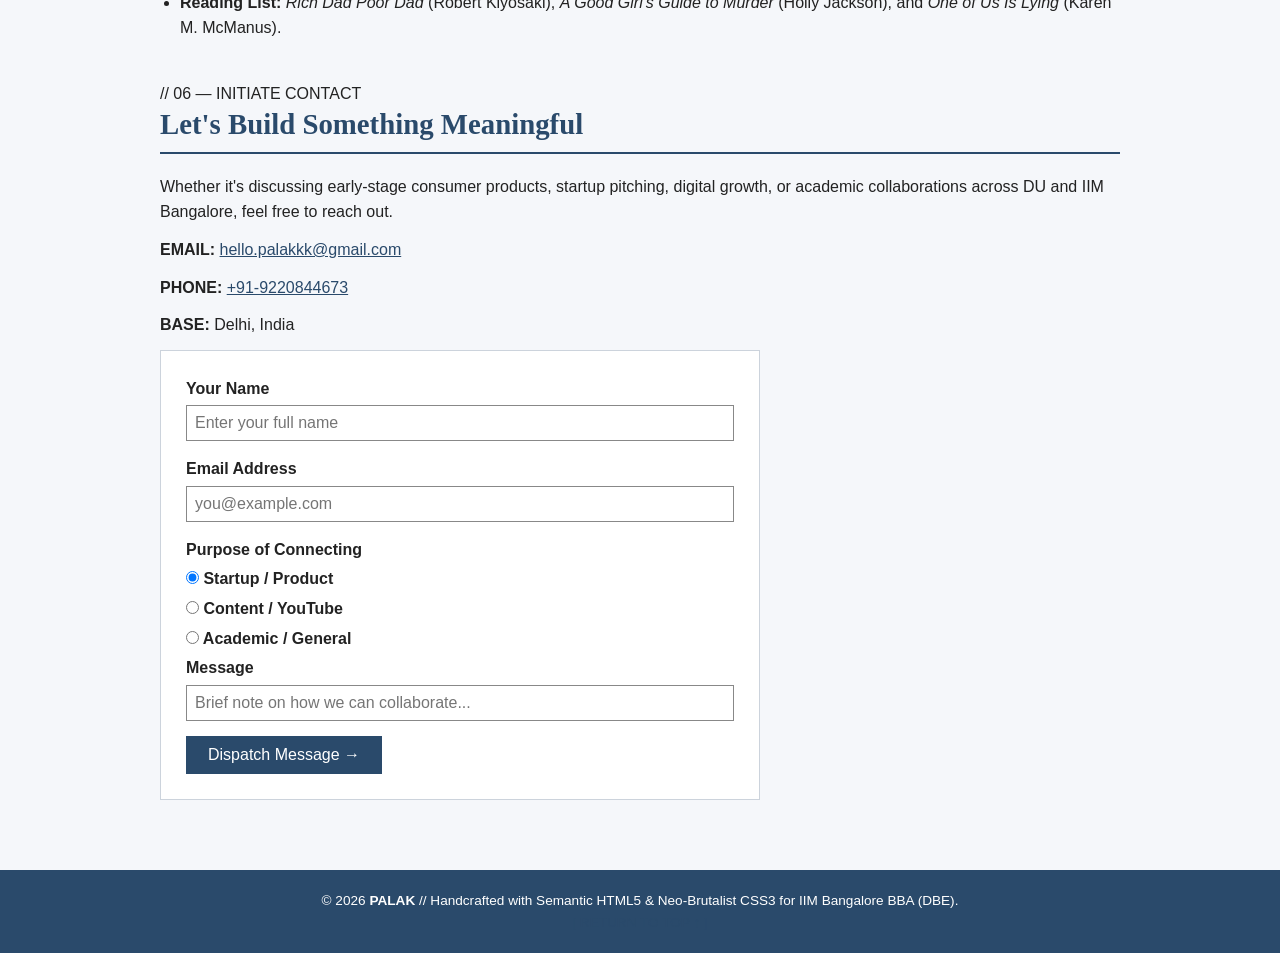
<file: index1411.html>
<!DOCTYPE html>
<html lang="en">
<head>
    <meta charset="UTF-8">
    <meta name="viewport" content="width=device-width, initial-scale=1.0">
    <title>Palak | Portfolio & Resume — BBA (DBE) IIM Bangalore & DU</title>
    <!-- Unique Editorial Font Trio: Syne (Display), Bricolage Grotesque (Body), Space Mono (Technical/Data) -->
    <link rel="preconnect" href="https://fonts.googleapis.com">
    <link rel="preconnect" href="https://fonts.gstatic.com" crossorigin>
    <link href="https://fonts.googleapis.com/css2?family=Bricolage+Grotesque:opsz,wght@12..96,400;12..96,500;12..96,600;12..96,700&family=Space+Mono:ital,wght@0,400;0,700;1,400&family=Syne:wght@700;800&display=swap" rel="stylesheet">
    <!-- External CSS Link (Relative Path) -->
    <link rel="stylesheet" href="./style.css">
</head>
<body>

    <!-- Sticky Navigation Bar using Flexbox & Semantic <nav> -->
    <nav id="main-navbar" class="navbar">
        <div class="container nav-container">
            <a href="#hero-header" class="brand-logo">PALAK<span class="accent-dot">_</span></a>
            <ul class="nav-links">
                <li><a href="#education" class="nav-item">01.Education</a></li>
                <li><a href="#ventures" class="nav-item">02.Ventures</a></li>
                <li><a href="#scholarships" class="nav-item">03.Scholarships</a></li>
                <li><a href="#programmes" class="nav-item">04.Programmes</a></li>
                <li><a href="#skills" class="nav-item">05.Skills</a></li>
                <li><a href="#contact" class="nav-cta">Let's Talk &nearr;</a></li>
            </ul>
        </div>
    </nav>

    <!-- Hero Section using ID Selector & Semantic <header> -->
    <header id="hero-header" class="hero-section">
        <div class="container hero-grid">
            <div class="hero-text">
                <div class="badge-group">
                    <span class="status-badge primary-badge">BBA (DBE) @ IIM Bangalore</span>
                    <span class="status-badge secondary-badge">B.Sc. (Hons) Math @ DU</span>
                </div>
                <h1>PALAK.</h1>
                <p class="hero-subtitle">
                    First Year Undergraduate in <strong>B.Sc. (Hons) Mathematics</strong> at Mata Sundri College for Women, University of Delhi &amp; <strong>BBA (Digital Business &amp; Entrepreneurship)</strong> at IIM Bangalore.
                </p>
                <blockquote class="hero-tagline">
                    "Ran a self-funded product from idea to sale while still in school — now testing new business ideas worth building on."
                </blockquote>
                <div class="hero-actions">
                    <a href="mailto:hello.palakkk@gmail.com" class="btn btn-primary">hello.palakkk@gmail.com</a>
                    <a href="tel:+919220844673" class="btn btn-outline">+91-9220844673</a>
                </div>
            </div>

            <!-- Profile Visual / Avatar Card (Demonstrates <img> with alt attribute & Relative/SVG data) -->
            <div class="hero-visual">
                <div class="profile-card">
                    <img 
                        src="data:image/svg+xml;utf8,<svg xmlns='http://www.w3.org/2000/svg' width='220' height='220' viewBox='0 0 220 220'><rect width='220' height='220' rx='24' fill='%231B4332' stroke='%23181615' stroke-width='8'/><circle cx='180' cy='40' r='16' fill='%23F2B705'/><text x='50%' y='55%' dominant-baseline='middle' text-anchor='middle' fill='%23F4EFE6' font-family='Courier New, monospace' font-size='96' font-weight='bold'>P.</text></svg>" 
                        alt="Palak - Student Entrepreneur and Undergraduate at DU and IIM Bangalore" 
                        class="profile-img"
                        width="140"
                        height="140"
                    >
                    <div class="profile-meta">
                        <h3>Student Founder &amp; Strategist</h3>
                        <p>NEW DELHI, IN // EST. 2024</p>
                        <hr class="card-divider">
                        <div class="quick-stats">
                            <div class="stat-box">
                                <span class="stat-num">31K+</span>
                                <span class="stat-label">YT Profile Views</span>
                            </div>
                            <div class="stat-box">
                                <span class="stat-num">2x</span>
                                <span class="stat-label">Business Blasters</span>
                            </div>
                        </div>
                    </div>
                </div>
            </div>
        </div>
    </header>

    <!-- Main Content Container -->
    <main class="container main-content">

        <!-- SECTION 1: EDUCATION (Semantic Table + Dual Degree Banner) -->
        <section id="education" class="section-block">
            <div class="section-header">
                <span class="section-tag">// 01 — ACADEMIC DOSSIER</span>
                <h2>Education &amp; Qualifications</h2>
            </div>

            <div class="table-responsive">
                <table class="data-table">
                    <thead>
                        <tr>
                            <th>Examination / Level</th>
                            <th>Degree / Certificate</th>
                            <th>Institute / Board</th>
                            <th>Year</th>
                            <th>CPI / %</th>
                        </tr>
                    </thead>
                    <tbody>
                        <tr class="highlight-row">
                            <td><strong>Undergraduate Degree</strong></td>
                            <td>BBA in Digital Business &amp; Entrepreneurship (DBE)</td>
                            <td>Indian Institute of Management (IIM), Bangalore</td>
                            <td>2026 – Present</td>
                            <td><span class="table-pill">Pursuing</span></td>
                        </tr>
                        <tr>
                            <td><strong>Graduation</strong></td>
                            <td>B.Sc. (Hons) Mathematics</td>
                            <td>Mata Sundri College for Women, University of Delhi</td>
                            <td>2026 – Present</td>
                            <td><span class="table-pill">Pursuing</span></td>
                        </tr>
                        <tr>
                            <td><strong>Intermediate / Class XII</strong></td>
                            <td>CBSE (Senior Secondary)</td>
                            <td>Girls Sarvodaya Kanya Vidyalaya, Delhi</td>
                            <td>2025</td>
                            <td><strong>6.68 / 10</strong></td>
                        </tr>
                        <tr>
                            <td><strong>Matriculation / Class X</strong></td>
                            <td>CBSE (Secondary)</td>
                            <td>KSK Academy, Delhi</td>
                            <td>2023</td>
                            <td><strong>7.75 / 10</strong></td>
                        </tr>
                    </tbody>
                </table>
            </div>

            <div class="subject-callout">
                <p>
                    <strong>SUBJECT SCORE BREAKDOWN:</strong> 
                    <span class="subject-item">Class XII (2025): English — <strong>89</strong>, Economics — <strong>81</strong></span>
                    <span class="divider-pipe">//</span>
                    <span class="subject-item">Class X (2023): Hindi — <strong>92</strong>, English — <strong>82</strong></span>
                </p>
            </div>
        </section>

        <!-- SECTION 2: KEY VENTURES & PROJECTS (CSS Grid & Flexbox Cards) -->
        <section id="ventures" class="section-block">
            <div class="section-header">
                <span class="section-tag">// 02 — PROOF OF WORK</span>
                <h2>Key Ventures &amp; Experience</h2>
            </div>

            <div class="grid-2-col">
                <!-- Venture 1: Tintify -->
                <article class="card venture-card featured-border">
                    <div class="card-top">
                        <div>
                            <span class="venture-badge">Self-Employed Founder</span>
                            <h3>Tintify — Product &amp; Creative Associate</h3>
                        </div>
                        <span class="date-location">Jul 2024 – Aug 2024<br><small>Delhi, India</small></span>
                    </div>
                    <p class="venture-summary">
                        Co-founded and operated a self-started direct-to-consumer lip tint brand, taking a physical beauty product from raw concept to real customer sales.
                    </p>
                    <ul class="styled-list">
                        <li>Selected for the Delhi Government's flagship <strong>Business Blasters</strong> programme in <strong>two consecutive years</strong> (Class XI and Class XII).</li>
                        <li>Founded and ran <strong>Tintify</strong> as part of a <strong>6-member founding team</strong> — directly led vendor coordination, packaging design, and product ideation.</li>
                        <li>Took the product from concept to physical reality, finalised retail-ready packaging, and sold units to real paying customers.</li>
                        <li>Secured early-stage <strong>seed funding</strong> from the Delhi Government on the basis of a competitive business pitch.</li>
                    </ul>
                </article>

                <!-- Venture 2: YouTube Channel Manager -->
                <article class="card venture-card">
                    <div class="card-top">
                        <div>
                            <span class="venture-badge alt-badge">Freelance Client Project</span>
                            <h3>YouTube Channel Manager</h3>
                        </div>
                        <span class="date-location">End-to-End Growth<br><small>Remote / Delhi</small></span>
                    </div>
                    <p class="venture-summary">
                        Spearheaded content strategy, publishing workflows, and organic audience acquisition for an external client's video channel.
                    </p>
                    <ul class="styled-list">
                        <li>Managed a client's YouTube channel <strong>end-to-end</strong> — overseeing content planning, upload scheduling, metadata optimization, and channel growth.</li>
                        <li>Grew the channel to <strong>31,000+ (31K) profile views</strong> through consistent audience targeting and retention tactics.</li>
                        <li>Generated <strong>5,000+ views driven purely organically</strong> without paid promotion.</li>
                    </ul>
                    <div class="metric-strip">
                        <div class="metric-pill"><strong>31K</strong> Total Profile Views</div>
                        <div class="metric-pill"><strong>5,000+</strong> Organic Views</div>
                    </div>
                </article>
            </div>
        </section>

        <!-- SECTION 3: SCHOLARSHIPS & ACADEMIC RECOGNITION (3-Column Grid) -->
        <section id="scholarships" class="section-block">
            <div class="section-header">
                <span class="section-tag">// 03 — MERIT &amp; GRANTS</span>
                <h2>Scholarships &amp; Academic Recognition</h2>
            </div>

            <div class="grid-3-col">
                <article class="card award-card">
                    <div class="award-stat">90%</div>
                    <h3>DICS Computer Education Scholarship</h3>
                    <p>Awarded a <strong>90% merit scholarship</strong> for computer education from DICS, an institute accredited by <strong>NIELIT (MeitY, Government of India)</strong>.</p>
                </article>

                <article class="card award-card">
                    <div class="award-stat">85%</div>
                    <h3>Aakash iACST Merit Scholarship</h3>
                    <p>Awarded the prestigious <strong>Aakash iACST Merit Scholarship</strong>, securing an <strong>85% scholarship waiver</strong> through competitive testing.</p>
                </article>

                <article class="card award-card">
                    <div class="award-stat">IITM</div>
                    <h3>SEEP – First India Foundation Grant</h3>
                    <p>Awarded a specialized scholarship by the <strong>SEEP – First India Foundation</strong> for the <strong>IIT Madras BS in Data Science</strong> programme.</p>
                </article>
            </div>
        </section>

        <!-- SECTION 4: ACHIEVEMENTS & ACADEMIC PROGRAMMES -->
        <section id="programmes" class="section-block">
            <div class="section-header">
                <span class="section-tag">// 04 — HONOURS &amp; OFFERS</span>
                <h2>Achievements &amp; Institutional Programmes</h2>
            </div>

            <ol class="programme-timeline">
                <li class="timeline-item">
                    <div class="timeline-content">
                        <h3>Indian Institute of Management (IIM) Bangalore</h3>
                        <p>Currently enrolled in the undergraduate <strong>BBA in Digital Business and Entrepreneurship (DBE)</strong> programme (2026 – Present).</p>
                    </div>
                </li>
                <li class="timeline-item">
                    <div class="timeline-content">
                        <h3>Indian Institute of Management (IIM) Sirmaur</h3>
                        <p>Selected for the prestigious <strong>BMS Virtual Learning Programme</strong> hosted by IIM Sirmaur.</p>
                    </div>
                </li>
                <li class="timeline-item">
                    <div class="timeline-content">
                        <h3>Rajiv Gandhi Institute of Petroleum Technology (RGIPT)</h3>
                        <p>Received an official admission offer for the full-time <strong>Bachelor of Business Administration (BBA)</strong> programme at RGIPT (An Institution of National Importance).</p>
                    </div>
                </li>
                <li class="timeline-item">
                    <div class="timeline-content">
                        <h3>Hansraj College, University of Delhi</h3>
                        <p>Received an official offer letter for a part-time certificate course in <strong>German Language</strong> at Hansraj College, DU.</p>
                    </div>
                </li>
            </ol>
        </section>

        <!-- SECTION 5: SKILLS & EXTRACURRICULARS -->
        <section id="skills" class="section-block">
            <div class="section-header">
                <span class="section-tag">// 05 — TOOLKIT &amp; PURSUITS</span>
                <h2>Skills &amp; Extracurricular Pursuits</h2>
            </div>

            <div class="grid-2-col">
                <!-- Left Column: Core & Tool Skills -->
                <div class="card skills-box">
                    <h3>Core Competencies</h3>
                    <p class="box-subtext">Foundational business, communication, and product capabilities:</p>
                    <div class="tag-cloud">
                        <span class="skill-tag">Consumer Behaviour</span>
                        <span class="skill-tag">Startup Pitching</span>
                        <span class="skill-tag">Public Speaking</span>
                        <span class="skill-tag">Entrepreneurship</span>
                        <span class="skill-tag">Creative Ideation</span>
                        <span class="skill-tag">Vendor Coordination</span>
                        <span class="skill-tag">Packaging Design</span>
                        <span class="skill-tag">YouTube Channel Growth</span>
                    </div>

                    <hr class="card-divider">

                    <h3>Technical &amp; Creative Tools</h3>
                    <p class="box-subtext">Applied digital tools for rapid brand prototyping:</p>
                    <div class="tag-cloud">
                        <span class="skill-tag tool-tag">AI Design Tools (Prompt-Based Logo &amp; Brand Identity Creation)</span>
                        <span class="skill-tag tool-tag">HTML5 &amp; CSS3</span>
                        <span class="skill-tag tool-tag">Video &amp; Photo Content Editing</span>
                    </div>
                </div>

                <!-- Right Column: Extracurricular Activities -->
                <div class="card extras-box">
                    <h3>Extracurricular Activities</h3>
                    <ul class="styled-list extra-list">
                        <li>
                            <strong>Emceeing &amp; Public Speaking:</strong> Hosted school events and group presentations; built strong vocabulary and stage confidence through consistent live practice.
                        </li>
                        <li>
                            <strong>Content Editing:</strong> Edits personal video and photo content with a strong focus on narrative pacing and emotional detail.
                        </li>
                        <li>
                            <strong>Logo &amp; Brand Design:</strong> Designs custom logos and visual brand identities using AI tools, turning structured prompts and raw ideas into finished visual assets.
                        </li>
                        <li>
                            <strong>Reading List:</strong> 
                            <em>Rich Dad Poor Dad</em> (Robert Kiyosaki), 
                            <em>A Good Girl's Guide to Murder</em> (Holly Jackson), and 
                            <em>One of Us Is Lying</em> (Karen M. McManus).
                        </li>
                    </ul>
                </div>
            </div>
        </section>

        <!-- SECTION 6: INTERACTIVE CONTACT & COLLABORATION FORM -->
        <section id="contact" class="section-block">
            <div class="card contact-card">
                <div class="grid-2-col">
                    <div class="contact-info">
                        <span class="section-tag">// 06 — INITIATE CONTACT</span>
                        <h2>Let's Build Something Meaningful</h2>
                        <p>
                            Whether it's discussing early-stage consumer products, startup pitching, digital growth, or academic collaborations across DU and IIM Bangalore, feel free to reach out.
                        </p>
                        <div class="contact-links-list">
                            <p><strong>EMAIL:</strong> <a href="mailto:hello.palakkk@gmail.com">hello.palakkk@gmail.com</a></p>
                            <p><strong>PHONE:</strong> <a href="tel:+919220844673">+91-9220844673</a></p>
                            <p><strong>BASE:</strong> Delhi, India</p>
                        </div>
                    </div>

                    <!-- Semantic HTML5 Form with name attributes and required validation -->
                    <form action="mailto:hello.palakkk@gmail.com" method="post" enctype="text/plain" class="contact-form">
                        <div class="form-group">
                            <label for="sender-name">Your Name</label>
                            <input type="text" id="sender-name" name="sender_name" placeholder="Enter your full name" minlength="2" required>
                        </div>
                        <div class="form-group">
                            <label for="sender-email">Email Address</label>
                            <input type="email" id="sender-email" name="sender_email" placeholder="you@example.com" required>
                        </div>
                        <div class="form-group">
                            <label for="inquiry-type">Purpose of Connecting</label>
                            <div class="radio-group">
                                <label class="radio-label">
                                    <input type="radio" name="inquiry_type" value="startup_collab" checked> Startup / Product
                                </label>
                                <label class="radio-label">
                                    <input type="radio" name="inquiry_type" value="freelance_growth"> Content / YouTube
                                </label>
                                <label class="radio-label">
                                    <input type="radio" name="inquiry_type" value="academic"> Academic / General
                                </label>
                            </div>
                        </div>
                        <div class="form-group">
                            <label for="message">Message</label>
                            <input type="text" id="message" name="message" placeholder="Brief note on how we can collaborate..." required>
                        </div>
                        <button type="submit" class="btn btn-primary full-width">Dispatch Message &rarr;</button>
                    </form>
                </div>
            </div>
        </section>

    </main>

    <!-- Semantic Footer -->
    <footer class="site-footer">
        <div class="container footer-flex">
            <p>&copy; 2026 <strong>PALAK</strong> // Handcrafted with Semantic HTML5 &amp; Neo-Brutalist CSS3 for IIM Bangalore BBA (DBE).</p>
            <p class="footer-links">
                <a href="#hero-header">[ RETURN TO TOP &uarr; ]</a>
            </p>
        </div>
    </footer>

</body>
</html>
</file>
<file: style.css>
/* Palak - portfolio website stylesheet */

/* reset some default spacing */
* {
    box-sizing: border-box;
    margin: 0;
    padding: 0;
}

body {
    font-family: Verdana, Tahoma, Arial, sans-serif;
    font-size: 16px;
    line-height: 1.6;
    color: #222;
    background-color: #f5f7fa;
}

h1, h2, h3 {
    font-family: Georgia, "Times New Roman", serif;
    color: #2a4a6b;
    line-height: 1.3;
}

h1 {
    font-size: 2.6rem;
    margin-bottom: 15px;
}

h2 {
    font-size: 1.8rem;
    margin-bottom: 20px;
    padding-bottom: 8px;
    border-bottom: 2px solid #2a4a6b;
}

h3 {
    font-size: 1.15rem;
    margin-bottom: 8px;
}

p {
    margin-bottom: 12px;
}

a {
    color: #2a4a6b;
}

a:hover {
    color: #b5541c;
}

ul {
    margin-left: 20px;
}

li {
    margin-bottom: 6px;
}

/* ---------- header and nav ---------- */
header {
    background-color: #2a4a6b;
    position: sticky;
    top: 0;
    z-index: 10;
}

nav {
    max-width: 1000px;
    margin: 0 auto;
    padding: 12px 20px;
    display: flex;
    justify-content: space-between;
    align-items: center;
}

nav .logo {
    color: white;
    font-family: Georgia, serif;
    font-size: 1.5rem;
    text-decoration: none;
}

nav ul {
    list-style: none;
    margin: 0;
    display: flex;
    gap: 18px;
}

nav li {
    margin: 0;
}

nav ul a {
    color: white;
    text-decoration: none;
    font-size: 0.9rem;
}

nav ul a:hover {
    text-decoration: underline;
    color: #ffd9a8;
}

/* ---------- main layout ---------- */
main {
    max-width: 1000px;
    margin: 0 auto;
    padding: 20px;
}

section {
    margin-top: 40px;
}

/* intro */
#intro {
    display: flex;
    justify-content: space-between;
    align-items: center;
    gap: 30px;
    margin-top: 20px;
    padding: 30px;
    background-color: white;
    border: 1px solid #ccd3dc;
}

.intro-text {
    flex: 2;
}

.intro-photo {
    flex: 1;
    text-align: center;
}

.intro-photo img {
    max-width: 100%;
    height: auto;
    border: 3px solid #2a4a6b;
}

/* ---------- table ---------- */
.table-wrap {
    overflow-x: auto;
}

table {
    width: 100%;
    border-collapse: collapse;
    background-color: white;
}

th, td {
    border: 1px solid #ccd3dc;
    padding: 10px;
    text-align: left;
    font-size: 0.92rem;
}

th {
    background-color: #2a4a6b;
    color: white;
}

tbody tr:nth-child(even) {
    background-color: #eef2f7;
}

.note {
    margin-top: 12px;
    font-size: 0.9rem;
}

/* ---------- boxes and grids ---------- */
.box {
    background-color: white;
    border: 1px solid #ccd3dc;
    padding: 20px;
}

.small {
    font-size: 0.85rem;
    color: #555;
}

.two-col {
    display: grid;
    grid-template-columns: 1fr 1fr;
    gap: 20px;
}

.three-col {
    display: grid;
    grid-template-columns: repeat(3, 1fr);
    gap: 20px;
}

/* achievements list */
.plain-list {
    list-style: none;
    margin-left: 0;
}

.plain-list li {
    background-color: white;
    border-left: 5px solid #2a4a6b;
    padding: 12px 16px;
    margin-bottom: 12px;
}

/* ---------- form ---------- */
form {
    background-color: white;
    border: 1px solid #ccd3dc;
    padding: 25px;
    max-width: 600px;
}

form label {
    display: block;
    margin-bottom: 4px;
    font-weight: bold;
}

form label.inline {
    display: inline-block;
    font-weight: normal;
    margin-right: 15px;
    margin-bottom: 15px;
}

.label-text {
    font-weight: bold;
    margin-bottom: 4px;
}

input[type="text"],
input[type="email"],
textarea {
    width: 100%;
    padding: 8px;
    margin-bottom: 15px;
    border: 1px solid #888;
    font-family: inherit;
    font-size: 1rem;
}

input:focus,
textarea:focus {
    outline: 2px solid #2a4a6b;
}

button {
    background-color: #2a4a6b;
    color: white;
    border: none;
    padding: 10px 22px;
    font-size: 1rem;
    font-family: inherit;
    cursor: pointer;
}

button:hover {
    background-color: #b5541c;
}

/* ---------- footer ---------- */
footer {
    margin-top: 50px;
    padding: 20px;
    background-color: #2a4a6b;
    color: white;
    text-align: center;
    font-size: 0.85rem;
}

footer p {
    margin: 0;
}

/* ---------- responsive ---------- */

/* tablet */
@media (max-width: 800px) {
    .three-col {
        grid-template-columns: 1fr 1fr;
    }

    nav {
        flex-direction: column;
        gap: 8px;
    }
}

/* phone */
@media (max-width: 600px) {
    h1 {
        font-size: 2rem;
    }

    #intro {
        flex-direction: column;
        padding: 20px;
    }

    .two-col,
    .three-col {
        grid-template-columns: 1fr;
    }

    nav ul {
        flex-wrap: wrap;
        justify-content: center;
        gap: 10px;
    }
}
</file>
